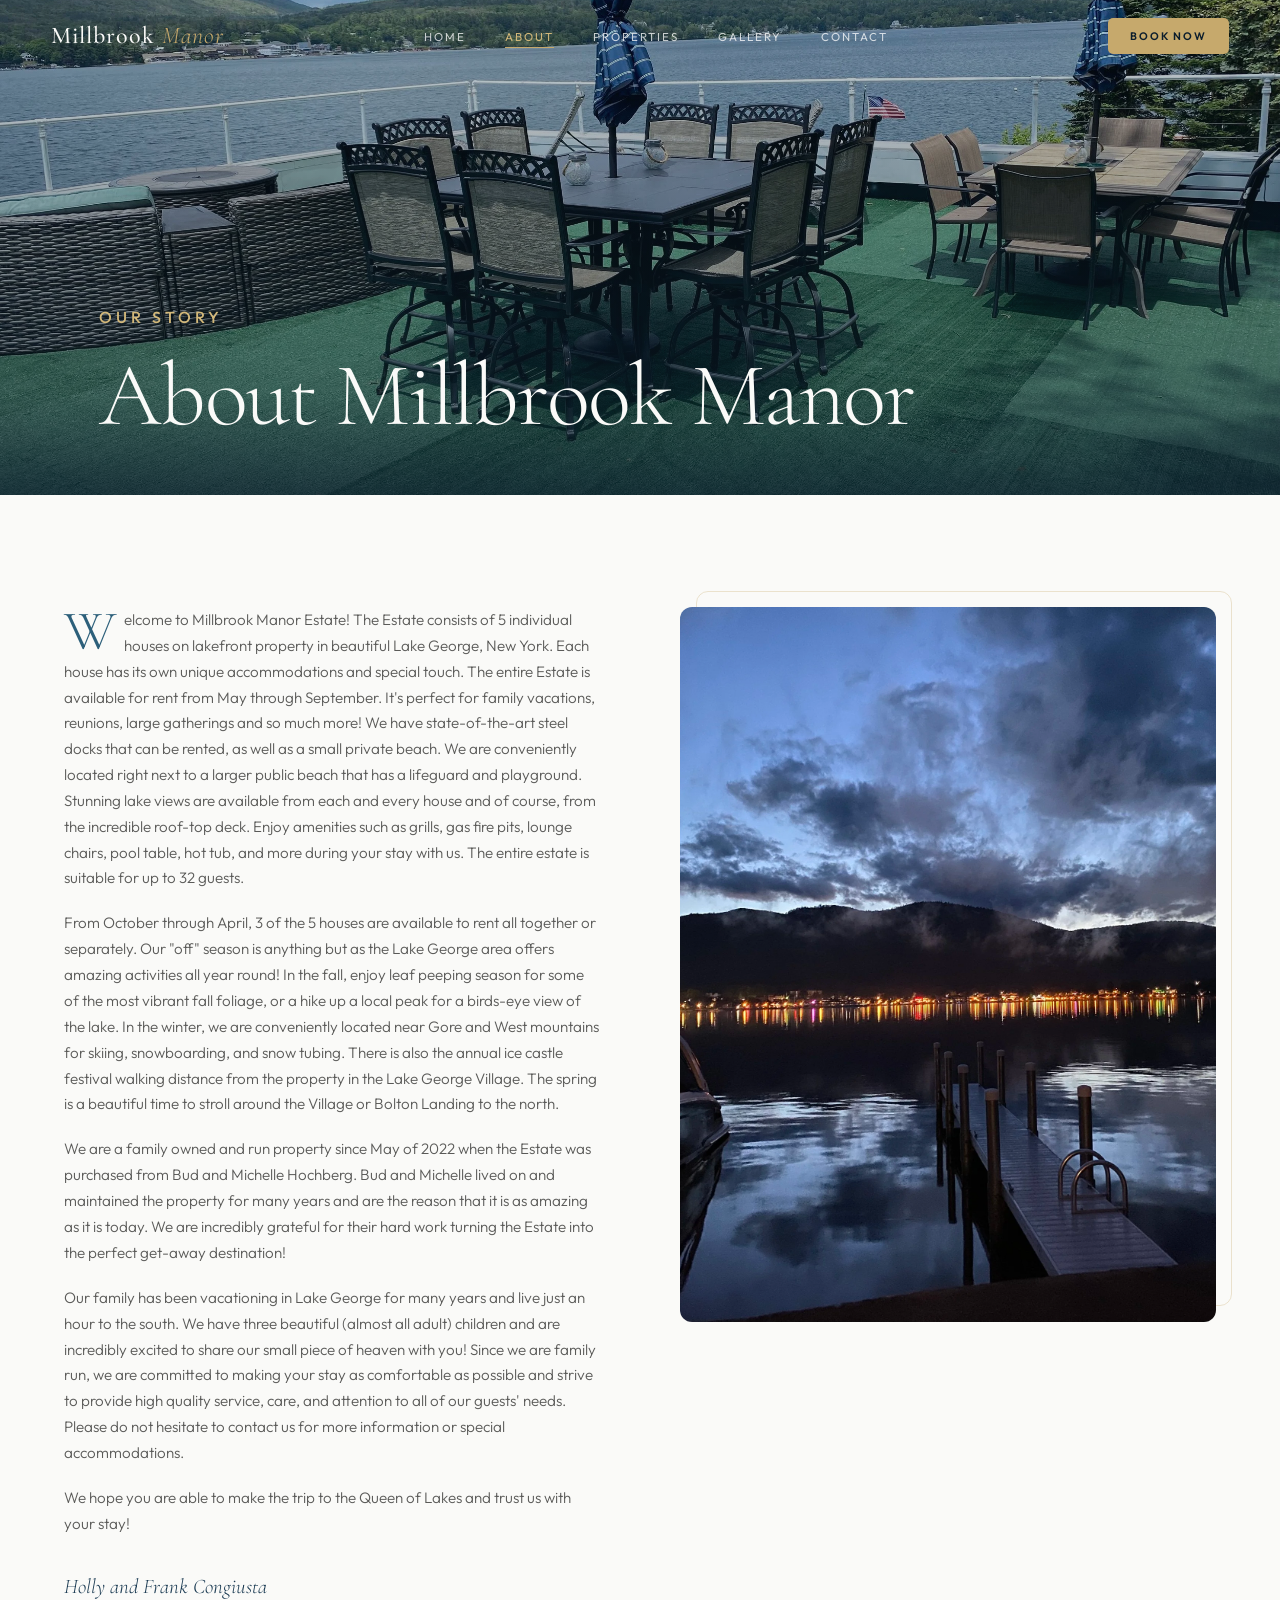
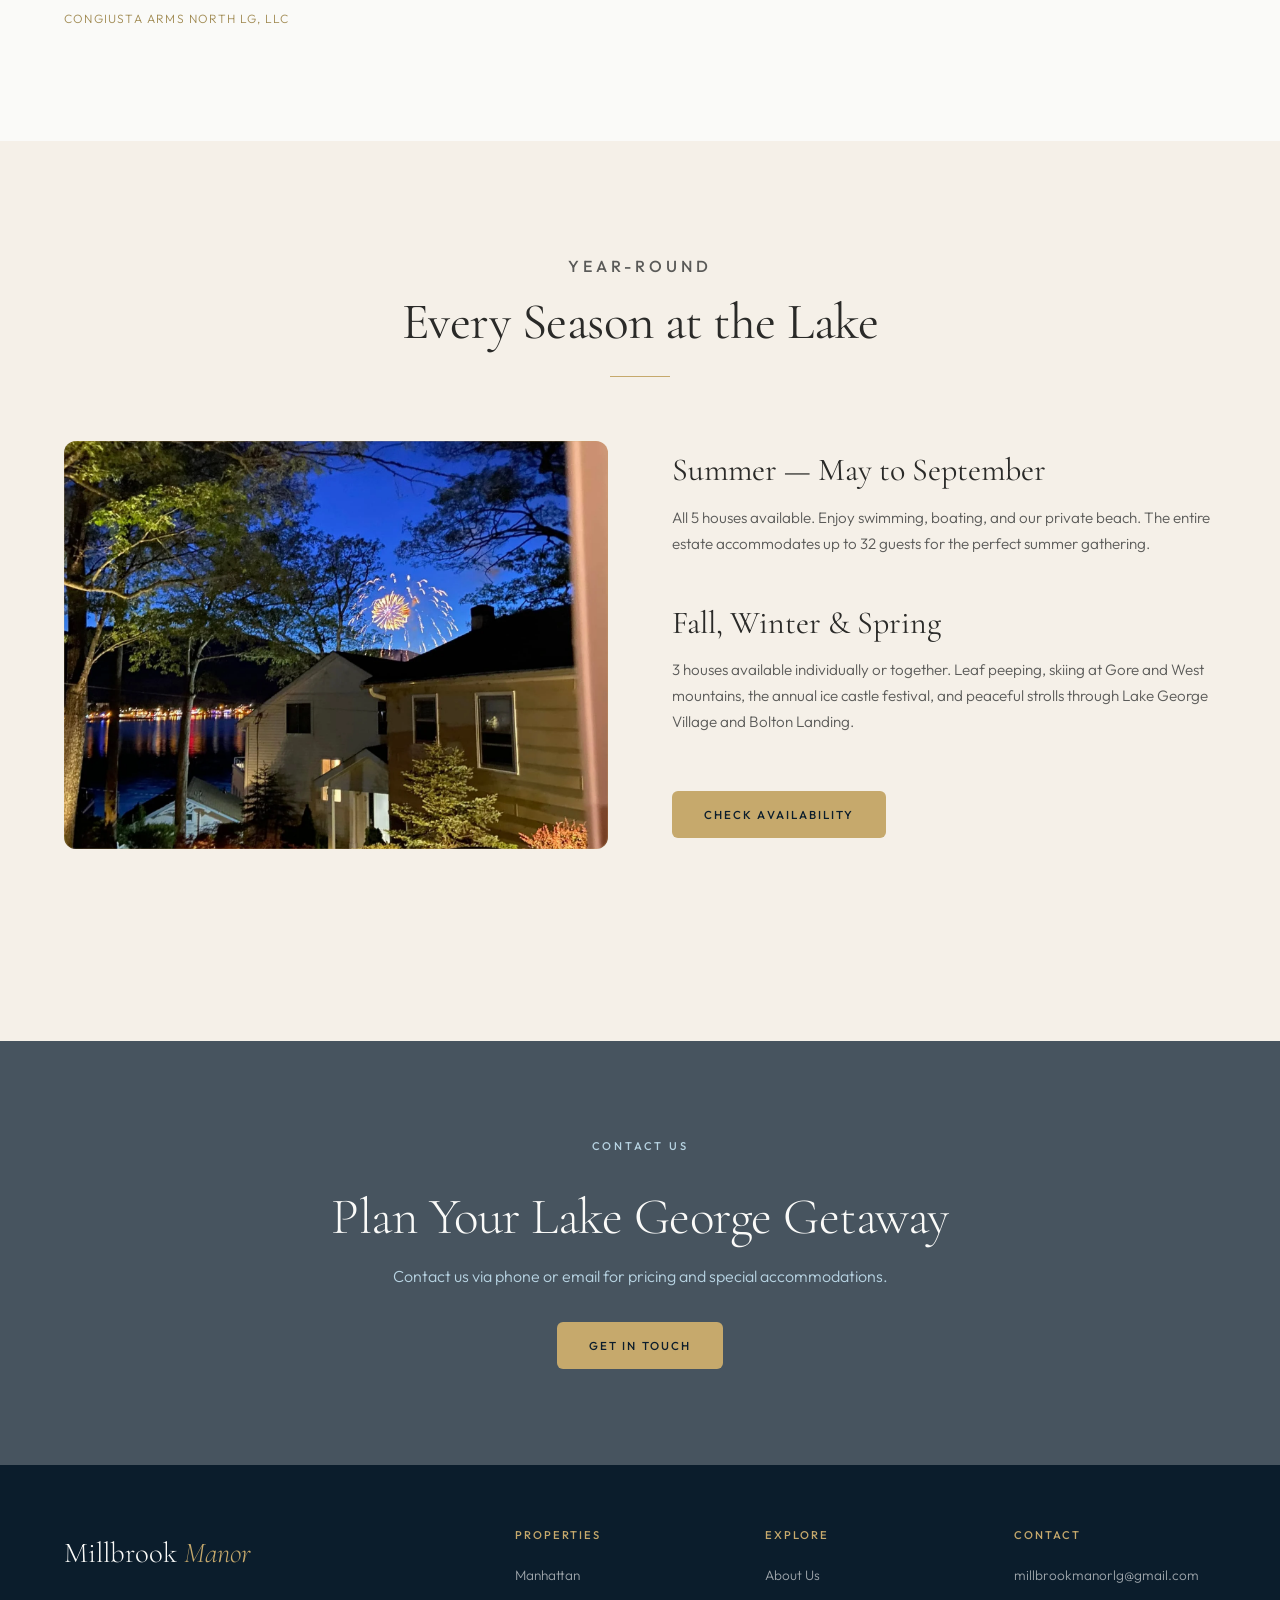
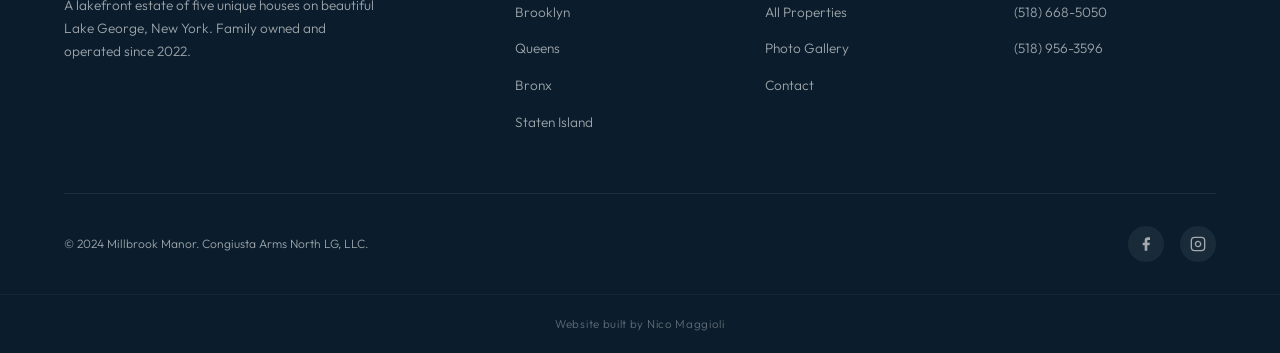
<file: about.html>
<!DOCTYPE html>
<html lang="en">
<head>
  <meta charset="UTF-8">
  <meta name="viewport" content="width=device-width, initial-scale=1.0">
  <title>About — Millbrook Manor</title>
  <meta name="description" content="Learn about Millbrook Manor, a family-owned lakefront estate on Lake George, NY, operated by Holly and Frank Congiusta since 2022.">
  <link rel="stylesheet" href="styles.css">
</head>
<body>

  <!-- Navigation -->
  <nav class="nav nav--scrolled">
    <div class="nav__inner">
      <a href="index.html" class="nav__logo">Millbrook <span>Manor</span></a>
      <ul class="nav__links">
        <li><a href="index.html">Home</a></li>
        <li><a href="about.html" class="active">About</a></li>
        <li><a href="homes.html">Properties</a></li>
        <li><a href="gallery.html">Gallery</a></li>
        <li><a href="contact.html">Contact</a></li>
      </ul>
      <a href="#" class="nav__book" id="book-now-btn">Book Now</a>
      <button class="nav__toggle" aria-label="Menu">
        <span></span><span></span><span></span>
      </button>
    </div>
  </nav>
  <div class="nav__mobile">
    <a href="index.html">Home</a>
    <a href="about.html">About</a>
    <a href="homes.html">Properties</a>
    <a href="gallery.html">Gallery</a>
    <a href="contact.html">Contact</a>
    <a href="#" class="nav__book" style="margin-top:1rem" onclick="document.querySelector('.booking-modal').classList.add('open'); document.querySelector('.nav__mobile').classList.remove('open'); document.querySelector('.nav__toggle').classList.remove('open'); document.body.style.overflow='hidden'; return false;">Book Now</a>
  </div>

  <!-- Page Hero -->
  <div class="page-hero">
    <div class="page-hero__bg" style="background-image: url('images/gallery/IMG_3943.jpg')"></div>
    <div class="page-hero__content">
      <p class="eyebrow">Our Story</p>
      <h1>About Millbrook Manor</h1>
    </div>
  </div>

  <!-- About Content -->
  <section>
    <div class="container">
      <div class="about-split">
        <div class="about-split__text reveal">
          <p>Welcome to Millbrook Manor Estate! The Estate consists of 5 individual houses on lakefront property in beautiful Lake George, New York. Each house has its own unique accommodations and special touch. The entire Estate is available for rent from May through September. It's perfect for family vacations, reunions, large gatherings and so much more! We have state-of-the-art steel docks that can be rented, as well as a small private beach. We are conveniently located right next to a larger public beach that has a lifeguard and playground. Stunning lake views are available from each and every house and of course, from the incredible roof-top deck. Enjoy amenities such as grills, gas fire pits, lounge chairs, pool table, hot tub, and more during your stay with us. The entire estate is suitable for up to 32 guests.</p>

          <p>From October through April, 3 of the 5 houses are available to rent all together or separately. Our "off" season is anything but as the Lake George area offers amazing activities all year round! In the fall, enjoy leaf peeping season for some of the most vibrant fall foliage, or a hike up a local peak for a birds-eye view of the lake. In the winter, we are conveniently located near Gore and West mountains for skiing, snowboarding, and snow tubing. There is also the annual ice castle festival walking distance from the property in the Lake George Village. The spring is a beautiful time to stroll around the Village or Bolton Landing to the north.</p>

          <p>We are a family owned and run property since May of 2022 when the Estate was purchased from Bud and Michelle Hochberg. Bud and Michelle lived on and maintained the property for many years and are the reason that it is as amazing as it is today. We are incredibly grateful for their hard work turning the Estate into the perfect get-away destination!</p>

          <p>Our family has been vacationing in Lake George for many years and live just an hour to the south. We have three beautiful (almost all adult) children and are incredibly excited to share our small piece of heaven with you! Since we are family run, we are committed to making your stay as comfortable as possible and strive to provide high quality service, care, and attention to all of our guests' needs. Please do not hesitate to contact us for more information or special accommodations.</p>

          <p>We hope you are able to make the trip to the Queen of Lakes and trust us with your stay!</p>

          <div class="about-signature">
            Holly and Frank Congiusta
            <small>Congiusta Arms North LG, LLC</small>
          </div>
        </div>
        <div class="about-split__image reveal-right">
          <img src="images/gallery/image1.jpeg" alt="Millbrook Manor property view">
        </div>
      </div>
    </div>
  </section>

  <!-- Seasons -->
  <section class="sand">
    <div class="container">
      <div class="section-header reveal">
        <p class="eyebrow">Year-Round</p>
        <h2>Every Season at the Lake</h2>
        <div class="accent-rule"></div>
      </div>
      <div class="featured-row reveal">
        <div class="featured-row__image">
          <img src="images/gallery/287702815_561177122142513_4173187643342786983_n.jpg" alt="Lake George seasons">
        </div>
        <div class="featured-row__text">
          <h3>Summer — May to September</h3>
          <p>All 5 houses available. Enjoy swimming, boating, and our private beach. The entire estate accommodates up to 32 guests for the perfect summer gathering.</p>
          <h3 class="mt-3">Fall, Winter &amp; Spring</h3>
          <p>3 houses available individually or together. Leaf peeping, skiing at Gore and West mountains, the annual ice castle festival, and peaceful strolls through Lake George Village and Bolton Landing.</p>
          <a href="contact.html" class="btn btn--primary mt-2">Check Availability</a>
        </div>
      </div>
    </div>
  </section>

  <!-- CTA -->
  <div class="cta-band">
    <div class="cta-band__bg" style="background-image: url('images/houses/House1patio.png')"></div>
    <div class="cta-band__content reveal">
      <p class="eyebrow">Contact Us</p>
      <h2>Plan Your Lake George Getaway</h2>
      <p>Contact us via phone or email for pricing and special accommodations.</p>
      <a href="contact.html" class="btn btn--primary">Get in Touch</a>
    </div>
  </div>

  <!-- Footer -->
  <footer class="footer">
    <div class="container">
      <div class="footer__grid">
        <div>
          <div class="footer__brand">Millbrook <span>Manor</span></div>
          <p class="footer__desc">A lakefront estate of five unique houses on beautiful Lake George, New York. Family owned and operated since 2022.</p>
        </div>
        <div class="footer__col">
          <h4>Properties</h4>
          <ul>
            <li><a href="house1.html">Manhattan</a></li>
            <li><a href="house2.html">Brooklyn</a></li>
            <li><a href="house3.html">Queens</a></li>
            <li><a href="house4.html">Bronx</a></li>
            <li><a href="house5.html">Staten Island</a></li>
          </ul>
        </div>
        <div class="footer__col">
          <h4>Explore</h4>
          <ul>
            <li><a href="about.html">About Us</a></li>
            <li><a href="homes.html">All Properties</a></li>
            <li><a href="gallery.html">Photo Gallery</a></li>
            <li><a href="contact.html">Contact</a></li>
          </ul>
        </div>
        <div class="footer__col">
          <h4>Contact</h4>
          <ul>
            <li><a href="mailto:millbrookmanorlg@gmail.com">millbrookmanorlg@gmail.com</a></li>
            <li><a href="tel:5186685050">(518) 668-5050</a></li>
            <li><a href="tel:5189563596">(518) 956-3596</a></li>
          </ul>
        </div>
      </div>
      <div class="footer__bottom">
        <span>&copy; 2024 Millbrook Manor. Congiusta Arms North LG, LLC.</span>
        <div class="footer__social">
          <a href="https://www.facebook.com/millbrookmanorlg" target="_blank" rel="noopener" aria-label="Facebook"><svg width="16" height="16" fill="currentColor" viewBox="0 0 24 24"><path d="M18 2h-3a5 5 0 00-5 5v3H7v4h3v8h4v-8h3l1-4h-4V7a1 1 0 011-1h3z"/></svg></a>
          <a href="https://www.instagram.com/millbrookmanorlg" target="_blank" rel="noopener" aria-label="Instagram"><svg width="16" height="16" fill="none" stroke="currentColor" stroke-width="2" viewBox="0 0 24 24"><rect x="2" y="2" width="20" height="20" rx="5"/><path d="M16 11.37A4 4 0 1112.63 8 4 4 0 0116 11.37z"/><line x1="17.5" y1="6.5" x2="17.51" y2="6.5"/></svg></a>
        </div>
      </div>
    </div>
  </footer>
  <div class="built-by">Website built by <a href="https://nicomaggioli.com" target="_blank" rel="noopener">Nico Maggioli</a></div>


  <!-- Booking Modal -->
  <div class="booking-modal" id="booking-modal">
    <div class="booking-modal__backdrop"></div>
    <div class="booking-modal__panel">
      <button class="booking-modal__close" aria-label="Close">&times;</button>
      <div class="booking-modal__header">
        <p class="eyebrow">Millbrook Manor</p>
        <h2>Book Your Stay</h2>
        <p>Fill out the form below and we'll get back to you with pricing and availability.</p>
      </div>
      <form id="booking-form">
        <div class="form-group">
          <label for="book-name">Full Name</label>
          <input type="text" id="book-name" name="name" required>
        </div>
        <div class="form-group">
          <label for="book-email">Email Address</label>
          <input type="email" id="book-email" name="email" required>
        </div>
        <div class="form-group">
          <label for="book-phone">Phone Number</label>
          <input type="tel" id="book-phone" name="phone">
        </div>
        <div class="form-group">
          <label>Which house(s) are you interested in?</label>
          <div class="checkbox-group">
            <label class="checkbox-label"><input type="checkbox" name="book-houses" value="Full Estate (All 5)"> Full Estate</label>
            <label class="checkbox-label"><input type="checkbox" name="book-houses" value="Manhattan (House 1)"> Manhattan</label>
            <label class="checkbox-label"><input type="checkbox" name="book-houses" value="Brooklyn (House 2)"> Brooklyn</label>
            <label class="checkbox-label"><input type="checkbox" name="book-houses" value="Queens (House 3)"> Queens</label>
            <label class="checkbox-label"><input type="checkbox" name="book-houses" value="Bronx (House 4)"> Bronx</label>
            <label class="checkbox-label"><input type="checkbox" name="book-houses" value="Staten Island (House 5)"> Staten Island</label>
          </div>
        </div>
        <div style="display:grid; grid-template-columns:1fr 1fr; gap:1rem;">
          <div class="form-group">
            <label for="book-checkin">Check-in</label>
            <input type="date" id="book-checkin" name="checkin" required>
          </div>
          <div class="form-group">
            <label for="book-checkout">Check-out</label>
            <input type="date" id="book-checkout" name="checkout" required>
          </div>
        </div>
        <div class="form-group">
          <label for="book-guests">Number of Guests</label>
          <input type="number" id="book-guests" name="guests" min="1" max="32">
        </div>
        <div class="form-group">
          <label for="book-message">Message <span style="font-weight:300;color:var(--slate)">(optional)</span></label>
          <textarea id="book-message" name="message" rows="3" placeholder="Any special requests or questions..."></textarea>
        </div>
        <button type="submit" class="btn btn--primary" style="width:100%; justify-content:center;">Send Inquiry</button>
        <p id="booking-success" style="display:none; text-align:center; margin-top:1rem; color:var(--gold-dim); font-size:0.85rem;">Your inquiry has been sent! We'll get back to you shortly.</p>
      </form>
    </div>
  </div>
  <script src="script.js"></script>
</body>
</html>
</file>
<file: styles.css>
/* ============================================================
   MILLBROOK MANOR — Lake George, NY
   Editorial Lakefront Aesthetic
   ============================================================ */

@import url('https://fonts.googleapis.com/css2?family=Cormorant+Garamond:ital,wght@0,300;0,400;0,500;0,600;0,700;1,300;1,400;1,500&family=Outfit:wght@200;300;400;500;600&display=swap');

/* --- Tokens --- */
:root {
  --lake-deep: #0b1d2c;
  --lake-mid: #1a3a52;
  --lake-surface: #2c5f7a;
  --lake-shimmer: #4a8fa8;
  --lake-pale: #b8d4e3;
  --lake-mist: #dce8ef;
  --lake-foam: #eef4f7;
  --sand: #f5f0e8;
  --sand-warm: #ebe3d3;
  --gold: #c6a96c;
  --gold-bright: #d4b97a;
  --gold-dim: #a08a52;
  --white: #fafaf8;
  --charcoal: #2a2a28;
  --slate: #5a5a58;

  --ff-display: 'Cormorant Garamond', Georgia, serif;
  --ff-body: 'Outfit', system-ui, sans-serif;

  --ease-smooth: cubic-bezier(0.25, 0.46, 0.45, 0.94);
  --ease-out: cubic-bezier(0.16, 1, 0.3, 1);

  --nav-h: 72px;
}

/* --- Reset --- */
*, *::before, *::after { box-sizing: border-box; margin: 0; padding: 0; }
html { scroll-behavior: smooth; -webkit-font-smoothing: antialiased; }
body {
  font-family: var(--ff-body);
  font-weight: 300;
  color: var(--charcoal);
  background: var(--white);
  line-height: 1.7;
  overflow-x: hidden;
}
img { display: block; max-width: 100%; height: auto; }
a { color: inherit; text-decoration: none; }
button { font-family: inherit; cursor: pointer; border: none; background: none; }

/* --- Typography --- */
h1, h2, h3, h4, h5 { font-family: var(--ff-display); font-weight: 400; line-height: 1.15; }
h1 { font-size: clamp(2.8rem, 7vw, 6rem); letter-spacing: -0.02em; }
h2 { font-size: clamp(2rem, 4vw, 3.4rem); letter-spacing: -0.01em; }
h3 { font-size: clamp(1.4rem, 2.5vw, 2rem); }
h4 { font-size: clamp(1.1rem, 1.8vw, 1.4rem); }

.eyebrow {
  font-family: var(--ff-body);
  font-size: 0.7rem;
  font-weight: 500;
  letter-spacing: 0.25em;
  text-transform: uppercase;
  color: var(--gold);
}

.body-lg { font-size: 1.1rem; line-height: 1.8; }

/* --- Layout --- */
.container {
  width: min(90%, 1280px);
  margin: 0 auto;
}
.container--narrow {
  width: min(85%, 860px);
  margin: 0 auto;
}

/* --- Navigation --- */
.nav {
  position: fixed;
  top: 0; left: 0; right: 0;
  z-index: 1000;
  height: var(--nav-h);
  display: flex;
  align-items: center;
  justify-content: center;
  transition: background 0.5s var(--ease-smooth), box-shadow 0.5s var(--ease-smooth);
}
.nav--scrolled {
  background: rgba(11, 29, 44, 0.95);
  backdrop-filter: blur(20px);
  box-shadow: 0 1px 0 rgba(255,255,255,0.06);
}
.nav__inner {
  width: 100%;
  max-width: 1400px;
  padding: 0 4%;
  display: flex;
  align-items: center;
  justify-content: space-between;
}
.nav__logo {
  font-family: var(--ff-display);
  font-size: 1.5rem;
  font-weight: 500;
  color: var(--white);
  letter-spacing: 0.04em;
  white-space: nowrap;
}
.nav__logo span {
  color: var(--gold);
  font-weight: 300;
  font-style: italic;
}
.nav__links {
  display: flex;
  gap: 2.4rem;
  list-style: none;
}
.nav__links a {
  font-family: var(--ff-body);
  font-size: 0.72rem;
  font-weight: 400;
  letter-spacing: 0.18em;
  text-transform: uppercase;
  color: rgba(255,255,255,0.75);
  transition: color 0.3s;
  position: relative;
}
.nav__links a::after {
  content: '';
  position: absolute;
  bottom: -4px; left: 0;
  width: 0; height: 1px;
  background: var(--gold);
  transition: width 0.4s var(--ease-out);
}
.nav__links a:hover { color: var(--white); }
.nav__links a:hover::after { width: 100%; }
.nav__links a.active { color: var(--gold-bright); }
.nav__links a.active::after { width: 100%; }

/* Book Now button in nav */
.nav__book {
  padding: 0.55rem 1.4rem;
  background: var(--gold);
  color: var(--lake-deep);
  font-size: 0.68rem;
  font-weight: 600;
  letter-spacing: 0.16em;
  text-transform: uppercase;
  border-radius: 5px;
  transition: background 0.3s, transform 0.3s, box-shadow 0.3s;
  white-space: nowrap;
  margin-left: 1.2rem;
}
.nav__book:hover {
  background: var(--gold-bright);
  transform: translateY(-1px);
  box-shadow: 0 4px 16px rgba(198,169,108,0.35);
}

/* Booking Modal */
.booking-modal {
  position: fixed;
  inset: 0;
  z-index: 3000;
  display: flex;
  align-items: center;
  justify-content: center;
  opacity: 0;
  pointer-events: none;
  transition: opacity 0.35s var(--ease-smooth);
}
.booking-modal.open {
  opacity: 1;
  pointer-events: all;
}
.booking-modal__backdrop {
  position: absolute;
  inset: 0;
  background: rgba(11,29,44,0.7);
  backdrop-filter: blur(12px);
}
.booking-modal__panel {
  position: relative;
  width: min(94vw, 560px);
  max-height: 90vh;
  overflow-y: auto;
  background: var(--white);
  border-radius: 16px;
  box-shadow: 0 24px 80px rgba(0,0,0,0.3);
  padding: 2.5rem;
  transform: translateY(20px) scale(0.97);
  transition: transform 0.4s var(--ease-out);
}
.booking-modal.open .booking-modal__panel {
  transform: translateY(0) scale(1);
}
.booking-modal__close {
  position: absolute;
  top: 1rem; right: 1rem;
  width: 36px; height: 36px;
  border-radius: 50%;
  background: var(--lake-foam);
  display: flex;
  align-items: center;
  justify-content: center;
  font-size: 1.2rem;
  color: var(--slate);
  transition: background 0.3s, color 0.3s;
}
.booking-modal__close:hover { background: var(--lake-mist); color: var(--charcoal); }
.booking-modal__header {
  margin-bottom: 2rem;
}
.booking-modal__header .eyebrow { margin-bottom: 0.5rem; }
.booking-modal__header h2 {
  font-family: var(--ff-display);
  font-size: 1.8rem;
  margin-bottom: 0.4rem;
}
.booking-modal__header p {
  font-size: 0.88rem;
  color: var(--slate);
}
.booking-modal .form-group { margin-bottom: 1.2rem; }
.booking-modal .checkbox-group { gap: 0.3rem; }
.booking-modal .checkbox-label { padding: 0.4rem 0.5rem; font-size: 0.82rem; }

/* Mobile nav toggle */
.nav__toggle {
  display: none;
  flex-direction: column;
  gap: 5px;
  width: 28px;
  padding: 4px 0;
}
.nav__toggle span {
  display: block;
  height: 1.5px;
  background: var(--white);
  transition: transform 0.4s var(--ease-out), opacity 0.3s;
  transform-origin: center;
}
.nav__toggle.open span:nth-child(1) { transform: translateY(6.5px) rotate(45deg); }
.nav__toggle.open span:nth-child(2) { opacity: 0; }
.nav__toggle.open span:nth-child(3) { transform: translateY(-6.5px) rotate(-45deg); }

/* Mobile menu */
.nav__mobile {
  position: fixed;
  top: 0; left: 0; right: 0; bottom: 0;
  background: rgba(11, 29, 44, 0.97);
  backdrop-filter: blur(30px);
  display: flex;
  flex-direction: column;
  align-items: center;
  justify-content: center;
  gap: 2rem;
  opacity: 0;
  pointer-events: none;
  transition: opacity 0.4s var(--ease-smooth);
  z-index: 999;
}
.nav__mobile.open { opacity: 1; pointer-events: all; }
.nav__mobile a {
  font-family: var(--ff-display);
  font-size: 2rem;
  color: var(--white);
  transition: color 0.3s;
}
.nav__mobile a:hover { color: var(--gold); }

@media (max-width: 860px) {
  .nav__links { display: none; }
  .nav__toggle { display: flex; }
  .nav__inner > .nav__book { display: none; }
}

/* Book Now inside mobile menu */
.nav__mobile .nav__book {
  font-family: var(--ff-body);
  font-size: 0.78rem;
  font-weight: 600;
  letter-spacing: 0.16em;
  text-transform: uppercase;
  color: var(--lake-deep);
  background: var(--gold);
  padding: 0.75rem 2.2rem;
  border-radius: 6px;
  margin-top: 0.5rem;
  transition: background 0.3s;
}
.nav__mobile .nav__book:hover {
  background: var(--gold-bright);
  color: var(--lake-deep);
}

/* --- Hero (Parallax) --- */
.hero {
  position: relative;
  height: 100vh;
  min-height: 600px;
  display: flex;
  align-items: center;
  justify-content: center;
  overflow: hidden;
}
.hero__bg {
  position: absolute;
  inset: 0;
  background-size: cover;
  background-position: center 40%;
  background-repeat: no-repeat;
  will-change: transform;
  transform: translateZ(0);
}
.hero__canvas {
  position: absolute;
  inset: 0;
  width: 100%;
  height: 100%;
  object-fit: cover;
  z-index: 0;
}
.hero__bg::after,
.hero__overlay {
  content: '';
  position: absolute;
  inset: 0;
  background:
    linear-gradient(180deg,
      rgba(11,29,44,0.45) 0%,
      rgba(11,29,44,0.15) 40%,
      rgba(11,29,44,0.3) 70%,
      rgba(11,29,44,0.7) 100%
    );
  z-index: 1;
  pointer-events: none;
}
.hero__content {
  position: relative;
  z-index: 2;
  text-align: center;
  color: var(--white);
  padding: 0 1.5rem;
}
.hero__eyebrow {
  font-family: var(--ff-body);
  font-size: 0.7rem;
  font-weight: 400;
  letter-spacing: 0.35em;
  text-transform: uppercase;
  color: var(--gold-bright);
  margin-bottom: 1.2rem;
  opacity: 0;
  transform: translateY(20px);
  animation: fadeUp 1s 0.3s var(--ease-out) forwards;
}
.hero__title {
  font-size: clamp(3.2rem, 9vw, 7.5rem);
  font-weight: 300;
  line-height: 0.95;
  letter-spacing: -0.02em;
  margin-bottom: 1rem;
  opacity: 0;
  transform: translateY(30px);
  animation: fadeUp 1.2s 0.5s var(--ease-out) forwards;
  text-shadow: 0 2px 30px rgba(0,0,0,0.4);
}
.hero__title em {
  font-style: italic;
  font-weight: 300;
  color: var(--gold-bright);
}
.hero__subtitle {
  font-family: var(--ff-body);
  font-size: 0.85rem;
  font-weight: 300;
  letter-spacing: 0.2em;
  text-transform: uppercase;
  color: rgba(255,255,255,0.85);
  text-shadow: 0 1px 12px rgba(0,0,0,0.3);
  opacity: 0;
  transform: translateY(20px);
  animation: fadeUp 1s 0.8s var(--ease-out) forwards;
}
.hero__scroll {
  position: absolute;
  bottom: 2.5rem;
  left: 0;
  right: 0;
  z-index: 2;
  display: flex;
  flex-direction: column;
  align-items: center;
  gap: 0.6rem;
  opacity: 0;
  animation: fadeIn 1s 1.2s var(--ease-out) forwards;
}
.hero__scroll span {
  font-size: 0.6rem;
  letter-spacing: 0.3em;
  text-transform: uppercase;
  color: rgba(255,255,255,0.5);
}
.hero__scroll-line {
  width: 1px;
  height: 50px;
  background: linear-gradient(to bottom, var(--gold), transparent);
  animation: scrollPulse 2s ease-in-out infinite;
}

@keyframes fadeUp {
  to { opacity: 1; transform: translateY(0); }
}
@keyframes fadeIn {
  to { opacity: 1; }
}
@keyframes galleryReveal {
  from { opacity: 0; transform: translateY(30px); }
  to { opacity: 1; transform: translateY(0); }
}
.gallery-instant {
  animation: galleryReveal 0.8s 0.2s var(--ease-out) both;
}
@keyframes scrollPulse {
  0%, 100% { opacity: 0.4; transform: scaleY(0.6); transform-origin: top; }
  50% { opacity: 1; transform: scaleY(1); }
}

/* --- Page Hero (for inner pages) --- */
.page-hero {
  position: relative;
  height: 55vh;
  min-height: 400px;
  display: flex;
  align-items: flex-end;
  overflow: hidden;
}
.page-hero__bg {
  position: absolute;
  inset: 0;
  background-size: cover;
  background-position: center;
  will-change: transform;
}
.page-hero__bg::after {
  content: '';
  position: absolute;
  inset: 0;
  background: linear-gradient(180deg,
    rgba(11,29,44,0.2) 0%,
    rgba(11,29,44,0.6) 80%,
    rgba(11,29,44,0.85) 100%
  );
}
.page-hero__content {
  position: relative;
  z-index: 2;
  padding: 3rem;
  width: min(92%, 1400px);
  margin: 0 auto;
}
.page-hero__content .eyebrow {
  margin-bottom: 0.8rem;
  color: var(--gold-bright);
}
.page-hero__content h1 {
  color: var(--white);
  font-weight: 300;
}
.page-hero__content p {
  color: rgba(255,255,255,0.7);
  margin-top: 0.5rem;
  font-size: 1rem;
}

/* --- Sections --- */
section { padding: 7rem 0; }
section.dark {
  background: var(--lake-deep);
  color: var(--white);
}
section.sand { background: var(--sand); }
section.mist { background: var(--lake-foam); }

.section-header {
  text-align: center;
  margin-bottom: 4rem;
}
.section-header .eyebrow { margin-bottom: 0.8rem; }
.section-header h2 { margin-bottom: 1rem; }
.section-header p {
  max-width: 560px;
  margin: 0 auto;
  color: var(--slate);
  font-size: 1rem;
}
section.dark .section-header p { color: var(--lake-pale); }
section.dark .featured-row__text p { color: rgba(255,255,255,0.6); }

/* Horizontal rule accent */
.accent-rule {
  width: 60px;
  height: 1px;
  background: var(--gold);
  margin: 1.5rem auto;
}

/* --- Scroll Reveal --- */
.reveal {
  opacity: 0;
  transform: translateY(40px);
  transition: opacity 0.9s var(--ease-out), transform 0.9s var(--ease-out);
}
.reveal.visible {
  opacity: 1;
  transform: translateY(0);
}
.reveal-left {
  opacity: 0;
  transform: translateX(-50px);
  transition: opacity 0.9s var(--ease-out), transform 0.9s var(--ease-out);
}
.reveal-left.visible { opacity: 1; transform: translateX(0); }
.reveal-right {
  opacity: 0;
  transform: translateX(50px);
  transition: opacity 0.9s var(--ease-out), transform 0.9s var(--ease-out);
}
.reveal-right.visible { opacity: 1; transform: translateX(0); }

/* Stagger children */
.stagger > * { transition-delay: calc(var(--i, 0) * 0.12s); }

/* --- Property Cards --- */
.properties-grid {
  display: grid;
  grid-template-columns: repeat(auto-fill, minmax(340px, 1fr));
  gap: 2rem;
}
.property-card {
  position: relative;
  border-radius: 12px;
  overflow: hidden;
  background: var(--white);
  box-shadow: 0 4px 30px rgba(11,29,44,0.08);
  transition: transform 0.5s var(--ease-out), box-shadow 0.5s var(--ease-out);
}
.property-card:hover {
  transform: translateY(-6px);
  box-shadow: 0 16px 50px rgba(11,29,44,0.15);
}
.property-card__image {
  position: relative;
  height: 260px;
  overflow: hidden;
}
.property-card__image img {
  width: 100%;
  height: 100%;
  object-fit: cover;
  transition: transform 0.7s var(--ease-out);
}
.property-card:hover .property-card__image img {
  transform: scale(1.06);
}
.property-card__badge {
  position: absolute;
  top: 1rem; right: 1rem;
  background: rgba(11,29,44,0.8);
  backdrop-filter: blur(10px);
  color: var(--gold-bright);
  font-size: 0.65rem;
  font-weight: 500;
  letter-spacing: 0.15em;
  text-transform: uppercase;
  padding: 0.4rem 0.8rem;
  border-radius: 4px;
}
.property-card__body {
  padding: 1.6rem 1.8rem 1.8rem;
}
.property-card__name {
  font-family: var(--ff-display);
  font-size: 1.6rem;
  font-weight: 500;
  margin-bottom: 0.3rem;
}
.property-card__subtitle {
  font-size: 0.75rem;
  color: var(--gold);
  font-weight: 500;
  letter-spacing: 0.1em;
  text-transform: uppercase;
  margin-bottom: 0.8rem;
}
.property-card__meta {
  display: flex;
  gap: 1.2rem;
  font-size: 0.82rem;
  color: var(--slate);
  margin-bottom: 1rem;
}
.property-card__meta span {
  display: flex;
  align-items: center;
  gap: 0.3rem;
}
.property-card__excerpt {
  font-size: 0.88rem;
  color: var(--slate);
  line-height: 1.6;
  display: -webkit-box;
  -webkit-line-clamp: 3;
  -webkit-box-orient: vertical;
  overflow: hidden;
  margin-bottom: 1.2rem;
}
.property-card__link {
  display: inline-flex;
  align-items: center;
  gap: 0.5rem;
  font-size: 0.72rem;
  font-weight: 500;
  letter-spacing: 0.15em;
  text-transform: uppercase;
  color: var(--lake-surface);
  transition: gap 0.3s var(--ease-out), color 0.3s;
}
.property-card__link:hover { gap: 0.8rem; color: var(--gold-dim); }
.property-card__link svg {
  width: 16px; height: 16px;
  transition: transform 0.3s var(--ease-out);
}
.property-card__link:hover svg { transform: translateX(3px); }

/* --- Featured Row (alternating image + text) --- */
.featured-row {
  display: grid;
  grid-template-columns: 1fr 1fr;
  gap: 4rem;
  align-items: center;
  margin-bottom: 5rem;
}
.featured-row.reverse { direction: rtl; }
.featured-row.reverse > * { direction: ltr; }
.featured-row__image {
  position: relative;
  border-radius: 12px;
  overflow: hidden;
  aspect-ratio: 4/3;
}
.featured-row__image img {
  width: 100%;
  height: 100%;
  object-fit: cover;
}
.featured-row__image::after {
  content: '';
  position: absolute;
  inset: 0;
  border: 1px solid rgba(198,169,108,0.2);
  border-radius: 12px;
  pointer-events: none;
}
.featured-row__text .eyebrow { margin-bottom: 0.8rem; }
.featured-row__text h3 { margin-bottom: 1rem; }
.featured-row__text p {
  color: var(--slate);
  margin-bottom: 1.5rem;
  font-size: 0.95rem;
}

@media (max-width: 768px) {
  .featured-row,
  .featured-row.reverse {
    grid-template-columns: 1fr;
    gap: 2rem;
    direction: ltr;
  }
}

/* --- Amenities Strip --- */
.amenities-strip {
  display: flex;
  justify-content: center;
  flex-wrap: wrap;
  gap: 2.5rem 3.5rem;
  padding: 3rem 0;
}
.amenity-item {
  display: flex;
  flex-direction: column;
  align-items: center;
  gap: 0.6rem;
  text-align: center;
}
.amenity-item__icon {
  width: 48px;
  height: 48px;
  border-radius: 50%;
  background: rgba(198,169,108,0.12);
  display: flex;
  align-items: center;
  justify-content: center;
  color: var(--gold);
  font-size: 1.2rem;
}
section.dark .amenity-item__icon { background: rgba(198,169,108,0.15); }
.amenity-item__label {
  font-size: 0.72rem;
  letter-spacing: 0.12em;
  text-transform: uppercase;
  font-weight: 400;
  color: var(--slate);
}
section.dark .amenity-item__label { color: var(--lake-pale); }

/* --- About Split --- */
.about-split {
  display: grid;
  grid-template-columns: 1fr 1fr;
  gap: 5rem;
  align-items: start;
}
.about-split__text p {
  margin-bottom: 1.2rem;
  color: var(--slate);
  font-size: 0.95rem;
}
.about-split__text p:first-of-type::first-letter {
  font-family: var(--ff-display);
  font-size: 3.5rem;
  float: left;
  line-height: 0.8;
  margin-right: 0.5rem;
  margin-top: 0.15rem;
  color: var(--lake-surface);
}
.about-split__image {
  position: relative;
}
.about-split__image img {
  border-radius: 12px;
  width: 100%;
  aspect-ratio: 3/4;
  object-fit: cover;
}
.about-split__image::before {
  content: '';
  position: absolute;
  top: -1rem; right: -1rem;
  width: 100%; height: 100%;
  border: 1px solid var(--gold);
  border-radius: 12px;
  opacity: 0.3;
  z-index: -1;
}
.about-signature {
  font-family: var(--ff-display);
  font-style: italic;
  font-size: 1.3rem;
  color: var(--lake-mid);
  margin-top: 2rem;
}
.about-signature small {
  display: block;
  font-family: var(--ff-body);
  font-style: normal;
  font-size: 0.75rem;
  letter-spacing: 0.1em;
  text-transform: uppercase;
  color: var(--gold-dim);
  margin-top: 0.3rem;
}

@media (max-width: 768px) {
  .about-split {
    grid-template-columns: 1fr;
    gap: 2.5rem;
  }
}

/* --- House Detail --- */
.house-detail { padding: 5rem 0; }

.house-detail__intro {
  display: grid;
  grid-template-columns: 1fr 1fr;
  gap: 4rem;
  margin-bottom: 5rem;
  align-items: start;
}
.house-detail__intro-text .eyebrow { margin-bottom: 0.6rem; }
.house-detail__intro-text h2 { margin-bottom: 1.2rem; }
.house-detail__intro-text p {
  font-size: 0.95rem;
  color: var(--slate);
  line-height: 1.8;
  margin-bottom: 1.5rem;
}

.house-stats {
  display: grid;
  grid-template-columns: repeat(3, 1fr);
  gap: 1.5rem;
  padding: 2rem 0;
  border-top: 1px solid rgba(0,0,0,0.08);
  border-bottom: 1px solid rgba(0,0,0,0.08);
}
.house-stat {
  text-align: center;
}
.house-stat__number {
  font-family: var(--ff-display);
  font-size: 2.2rem;
  color: var(--lake-surface);
  line-height: 1;
  margin-bottom: 0.3rem;
}
.house-stat__label {
  font-size: 0.7rem;
  letter-spacing: 0.15em;
  text-transform: uppercase;
  color: var(--slate);
}

.house-detail__intro-image {
  border-radius: 12px;
  overflow: hidden;
}
.house-detail__intro-image img {
  width: 100%;
  aspect-ratio: 4/3;
  object-fit: cover;
}

@media (max-width: 768px) {
  .house-detail__intro {
    grid-template-columns: 1fr;
    gap: 2rem;
  }
}

/* Amenities grid for house detail */
.amenities-grid {
  display: grid;
  grid-template-columns: repeat(auto-fill, minmax(180px, 1fr));
  gap: 1rem;
  margin-top: 2rem;
}
.amenity-tag {
  display: flex;
  align-items: center;
  gap: 0.6rem;
  padding: 0.8rem 1rem;
  background: var(--lake-foam);
  border-radius: 8px;
  font-size: 0.82rem;
  color: var(--lake-mid);
  font-weight: 400;
}
.amenity-tag svg {
  width: 16px; height: 16px;
  color: var(--gold);
  flex-shrink: 0;
}

/* --- Photo Gallery --- */
.photo-gallery {
  display: grid;
  grid-template-columns: repeat(auto-fill, minmax(280px, 1fr));
  gap: 1rem;
}
.photo-gallery__item {
  position: relative;
  border-radius: 8px;
  overflow: hidden;
  cursor: pointer;
  aspect-ratio: 4/3;
}
.photo-gallery__item img {
  width: 100%;
  height: 100%;
  object-fit: cover;
  transition: transform 0.6s var(--ease-out);
}
.photo-gallery__item:hover img { transform: scale(1.05); }
.photo-gallery__item::after {
  content: '';
  position: absolute;
  inset: 0;
  background: rgba(11,29,44,0);
  transition: background 0.4s;
}
.photo-gallery__item:hover::after {
  background: rgba(11,29,44,0.15);
}
/* Feature some items larger */
.photo-gallery__item:nth-child(5n+1) {
  grid-column: span 2;
  grid-row: span 2;
}
@media (max-width: 640px) {
  .photo-gallery__item:nth-child(5n+1) {
    grid-column: span 1;
    grid-row: span 1;
  }
  .photo-gallery { grid-template-columns: repeat(2, 1fr); gap: 0.5rem; }
}

/* --- Lightbox --- */
.lightbox {
  position: fixed;
  inset: 0;
  z-index: 2000;
  background: rgba(11,29,44,0.95);
  backdrop-filter: blur(20px);
  display: flex;
  align-items: center;
  justify-content: center;
  opacity: 0;
  pointer-events: none;
  transition: opacity 0.4s var(--ease-smooth);
}
.lightbox.open { opacity: 1; pointer-events: all; }
.lightbox__img {
  max-width: 90vw;
  max-height: 85vh;
  object-fit: contain;
  border-radius: 8px;
  box-shadow: 0 20px 80px rgba(0,0,0,0.4);
  transform: scale(0.9);
  transition: transform 0.4s var(--ease-out);
}
.lightbox.open .lightbox__img { transform: scale(1); }
.lightbox__close {
  position: absolute;
  top: 1.5rem; right: 1.5rem;
  color: var(--white);
  font-size: 1.5rem;
  width: 44px; height: 44px;
  display: flex;
  align-items: center;
  justify-content: center;
  border-radius: 50%;
  background: rgba(255,255,255,0.1);
  transition: background 0.3s;
}
.lightbox__close:hover { background: rgba(255,255,255,0.2); }
.lightbox__nav {
  position: absolute;
  top: 50%;
  transform: translateY(-50%);
  color: var(--white);
  width: 52px; height: 52px;
  display: flex;
  align-items: center;
  justify-content: center;
  border-radius: 50%;
  background: rgba(255,255,255,0.08);
  transition: background 0.3s;
  font-size: 0;
  line-height: 0;
}
.lightbox__nav:hover { background: rgba(255,255,255,0.18); }
.lightbox__nav--prev { left: 1.5rem; }
.lightbox__nav--next { right: 1.5rem; }

/* --- Contact Form --- */
.contact-grid {
  display: grid;
  grid-template-columns: 1fr 1fr;
  gap: 4rem;
  align-items: start;
}
.contact-info { padding-top: 1rem; }
.contact-info h3 { margin-bottom: 1rem; }
.contact-info p {
  color: var(--slate);
  font-size: 0.95rem;
  margin-bottom: 2rem;
}
.contact-detail {
  display: flex;
  align-items: center;
  gap: 1rem;
  margin-bottom: 1.5rem;
}
.contact-detail__icon {
  width: 44px; height: 44px;
  border-radius: 50%;
  background: var(--lake-foam);
  display: flex;
  align-items: center;
  justify-content: center;
  color: var(--lake-surface);
  flex-shrink: 0;
}
.contact-detail__text {
  font-size: 0.9rem;
}
.contact-detail__text strong {
  display: block;
  font-size: 0.7rem;
  letter-spacing: 0.12em;
  text-transform: uppercase;
  color: var(--gold-dim);
  font-weight: 500;
  margin-bottom: 0.2rem;
}
.contact-form {
  background: var(--white);
  padding: 2.5rem;
  border-radius: 12px;
  box-shadow: 0 4px 30px rgba(11,29,44,0.06);
}
.form-group { margin-bottom: 1.5rem; }
.form-group label {
  display: block;
  font-size: 0.7rem;
  font-weight: 500;
  letter-spacing: 0.12em;
  text-transform: uppercase;
  color: var(--slate);
  margin-bottom: 0.5rem;
}
.form-group input,
.form-group textarea,
.form-group select {
  width: 100%;
  padding: 0.8rem 1rem;
  border: 1px solid var(--lake-mist);
  border-radius: 8px;
  font-family: var(--ff-body);
  font-size: 0.9rem;
  color: var(--charcoal);
  background: var(--lake-foam);
  transition: border-color 0.3s, box-shadow 0.3s;
  outline: none;
}
.form-group input:focus,
.form-group textarea:focus,
.form-group select:focus {
  border-color: var(--lake-shimmer);
  box-shadow: 0 0 0 3px rgba(74,143,168,0.1);
}
.form-group textarea { resize: vertical; min-height: 120px; }

/* Checkbox group */
.checkbox-group {
  display: grid;
  grid-template-columns: 1fr 1fr;
  gap: 0.5rem;
}
.checkbox-label {
  display: flex;
  align-items: center;
  gap: 0.5rem;
  font-size: 0.85rem;
  color: var(--charcoal);
  cursor: pointer;
  padding: 0.5rem 0.6rem;
  border-radius: 6px;
  transition: background 0.2s;
}
.checkbox-label:hover { background: var(--lake-foam); }
.checkbox-label input[type="checkbox"] {
  width: 16px;
  height: 16px;
  accent-color: var(--lake-surface);
  cursor: pointer;
}
@media (max-width: 480px) {
  .checkbox-group { grid-template-columns: 1fr; }
}

/* --- Buttons --- */
.btn {
  display: inline-flex;
  align-items: center;
  gap: 0.5rem;
  padding: 0.85rem 2rem;
  font-size: 0.72rem;
  font-weight: 500;
  letter-spacing: 0.18em;
  text-transform: uppercase;
  border-radius: 6px;
  transition: all 0.4s var(--ease-out);
}
.btn--primary {
  background: var(--gold);
  color: var(--lake-deep);
}
.btn--primary:hover {
  background: var(--gold-bright);
  transform: translateY(-2px);
  box-shadow: 0 8px 24px rgba(198,169,108,0.25);
}
.btn--outline {
  border: 1px solid var(--gold);
  color: var(--gold);
}
.btn--outline:hover {
  background: var(--gold);
  color: var(--lake-deep);
}
.btn--white {
  background: var(--white);
  color: var(--lake-deep);
}
.btn--white:hover {
  background: var(--gold-bright);
  transform: translateY(-2px);
  box-shadow: 0 8px 24px rgba(0,0,0,0.15);
}

@media (max-width: 768px) {
  .contact-grid { grid-template-columns: 1fr; gap: 2.5rem; }
}

/* --- CTA Band --- */
.cta-band {
  position: relative;
  padding: 6rem 0;
  text-align: center;
  overflow: hidden;
}
.cta-band__bg {
  position: absolute;
  inset: 0;
  background-size: cover;
  background-position: center;
  background-attachment: fixed;
}
.cta-band__bg::after {
  content: '';
  position: absolute;
  inset: 0;
  background: rgba(11,29,44,0.75);
}
.cta-band__content {
  position: relative;
  z-index: 2;
  color: var(--white);
}
.cta-band__content h2 {
  margin-bottom: 1rem;
  font-weight: 300;
}
.cta-band__content p {
  color: var(--lake-pale);
  margin-bottom: 2rem;
  max-width: 500px;
  margin-left: auto;
  margin-right: auto;
}

/* --- Footer --- */
.footer {
  background: var(--lake-deep);
  color: rgba(255,255,255,0.6);
  padding: 4rem 0 2rem;
}
.footer__grid {
  display: grid;
  grid-template-columns: 2fr 1fr 1fr 1fr;
  gap: 3rem;
  margin-bottom: 3rem;
}
.footer__brand {
  font-family: var(--ff-display);
  font-size: 1.8rem;
  color: var(--white);
  margin-bottom: 1rem;
}
.footer__brand span { color: var(--gold); font-style: italic; }
.footer__desc {
  font-size: 0.85rem;
  line-height: 1.7;
  max-width: 320px;
}
.footer__col h4 {
  font-family: var(--ff-body);
  font-size: 0.7rem;
  font-weight: 500;
  letter-spacing: 0.18em;
  text-transform: uppercase;
  color: var(--gold);
  margin-bottom: 1.2rem;
}
.footer__col ul { list-style: none; }
.footer__col li { margin-bottom: 0.6rem; }
.footer__col a {
  font-size: 0.85rem;
  transition: color 0.3s;
}
.footer__col a:hover { color: var(--white); }
.footer__bottom {
  border-top: 1px solid rgba(255,255,255,0.08);
  padding-top: 2rem;
  display: flex;
  justify-content: space-between;
  align-items: center;
  font-size: 0.75rem;
}
.footer__social {
  display: flex;
  gap: 1rem;
}
.footer__social a {
  width: 36px; height: 36px;
  border-radius: 50%;
  background: rgba(255,255,255,0.06);
  display: flex;
  align-items: center;
  justify-content: center;
  transition: background 0.3s;
}
.footer__social a:hover { background: rgba(198,169,108,0.2); color: var(--gold); }

@media (max-width: 768px) {
  .footer__grid {
    grid-template-columns: 1fr 1fr;
    gap: 2rem;
  }
  .footer__bottom { flex-direction: column; gap: 1rem; }
}
@media (max-width: 480px) {
  .footer__grid { grid-template-columns: 1fr; }
}

/* --- Seasonal Badge --- */
.seasonal-note {
  display: inline-block;
  background: rgba(198,169,108,0.12);
  border: 1px solid rgba(198,169,108,0.3);
  color: var(--gold-dim);
  font-size: 0.72rem;
  font-weight: 500;
  letter-spacing: 0.1em;
  text-transform: uppercase;
  padding: 0.35rem 0.8rem;
  border-radius: 4px;
  margin-top: 0.5rem;
}

/* --- Rental Note --- */
.rental-note {
  background: var(--lake-foam);
  border-left: 3px solid var(--gold);
  padding: 1.5rem 2rem;
  border-radius: 0 8px 8px 0;
  margin-top: 2rem;
  font-size: 0.88rem;
  color: var(--slate);
}

/* --- Back Link --- */
.back-link {
  display: inline-flex;
  align-items: center;
  gap: 0.5rem;
  font-size: 0.72rem;
  font-weight: 500;
  letter-spacing: 0.15em;
  text-transform: uppercase;
  color: var(--lake-surface);
  margin-bottom: 2rem;
  transition: gap 0.3s var(--ease-out);
}
.back-link:hover { gap: 0.8rem; color: var(--gold); }

/* --- Water Texture Divider --- */
.water-divider {
  height: 6px;
  background: linear-gradient(90deg,
    var(--lake-deep) 0%,
    var(--lake-surface) 30%,
    var(--gold) 50%,
    var(--lake-surface) 70%,
    var(--lake-deep) 100%
  );
  opacity: 0.4;
}

/* --- Utilities --- */
.text-center { text-align: center; }
.mt-2 { margin-top: 2rem; }
.mt-3 { margin-top: 3rem; }
.mb-2 { margin-bottom: 2rem; }
.mb-3 { margin-bottom: 3rem; }

/* --- Next/Prev Property Navigation --- */
.property-nav {
  display: flex;
  justify-content: space-between;
  align-items: center;
  padding: 2rem 0;
  border-top: 1px solid rgba(0,0,0,0.06);
  margin-top: 4rem;
}
.property-nav a {
  display: flex;
  align-items: center;
  gap: 0.8rem;
  font-size: 0.75rem;
  font-weight: 500;
  letter-spacing: 0.12em;
  text-transform: uppercase;
  color: var(--lake-surface);
  transition: color 0.3s, gap 0.3s;
}
.property-nav a:hover { color: var(--gold); }
.property-nav__name {
  font-family: var(--ff-display);
  font-size: 1.2rem;
  text-transform: none;
  letter-spacing: 0;
  color: var(--charcoal);
  display: block;
  margin-top: 0.2rem;
}

/* SVG Icons inline */
.icon { display: inline-block; vertical-align: middle; }

/* Built by credit */
.built-by {
  text-align: center;
  padding: 1.2rem 0;
  background: var(--lake-deep);
  border-top: 1px solid rgba(255,255,255,0.04);
  font-size: 0.72rem;
  letter-spacing: 0.06em;
  color: rgba(255,255,255,0.35);
}
.built-by a {
  color: rgba(255,255,255,0.35);
  transition: color 0.3s;
}
.built-by a:hover {
  color: var(--gold);
}

/* ============================================================
   MOBILE RESPONSIVE FIXES
   ============================================================ */

@media (max-width: 768px) {
  /* Hero text sizing */
  .hero__title { font-size: clamp(2.6rem, 12vw, 4.5rem); }
  .hero__eyebrow { font-size: 0.6rem; letter-spacing: 0.25em; }
  .hero__subtitle { font-size: 0.72rem; letter-spacing: 0.15em; }
  .hero__content { padding: 0 1.2rem; }

  /* Page hero */
  .page-hero { height: 40vh; min-height: 300px; }
  .page-hero__content { padding: 2rem 1.5rem; }
  .page-hero__content h1 { font-size: clamp(2rem, 8vw, 3rem); }

  /* Sections */
  section { padding: 4rem 0; }

  /* Property cards */
  .properties-grid { grid-template-columns: 1fr; gap: 1.5rem; }
  .property-card__image { height: 220px; }

  /* House detail */
  .house-stats { grid-template-columns: repeat(3, 1fr); gap: 1rem; }
  .house-stat__number { font-size: 1.8rem; }
  .amenities-grid { grid-template-columns: 1fr 1fr; }

  /* Photo gallery */
  .photo-gallery { grid-template-columns: repeat(2, 1fr); gap: 0.4rem; }
  .photo-gallery__item { border-radius: 4px; }

  /* Property nav */
  .property-nav { gap: 1rem; }
  .property-nav a { font-size: 0.65rem; }
  .property-nav__name { font-size: 1rem; }

  /* Amenity strip */
  .amenities-strip {
    display: grid;
    grid-template-columns: repeat(3, 1fr);
    gap: 1.5rem 1rem;
    justify-items: center;
  }

  /* CTA band */
  .cta-band { padding: 4rem 0; }
  .cta-band__content h2 { font-size: clamp(1.6rem, 6vw, 2.4rem); }

  /* Lightbox nav buttons */
  .lightbox__nav { width: 40px; height: 40px; }
  .lightbox__nav--prev { left: 0.75rem; }
  .lightbox__nav--next { right: 0.75rem; }
  .lightbox__nav svg { width: 16px; height: 16px; }

  /* Booking modal */
  .booking-modal__panel { padding: 1.8rem 1.5rem; }
  .booking-modal__header h2 { font-size: 1.5rem; }
  .booking-modal .checkbox-group { grid-template-columns: 1fr; }
}

@media (max-width: 480px) {
  .hero__title { font-size: clamp(2.2rem, 14vw, 3.2rem); }
  .amenities-grid { grid-template-columns: 1fr; }
  .house-detail__intro { gap: 1.5rem; }
  .property-nav { flex-direction: column; align-items: stretch; text-align: center; }
  .property-nav a { justify-content: center; }
}
</file>
